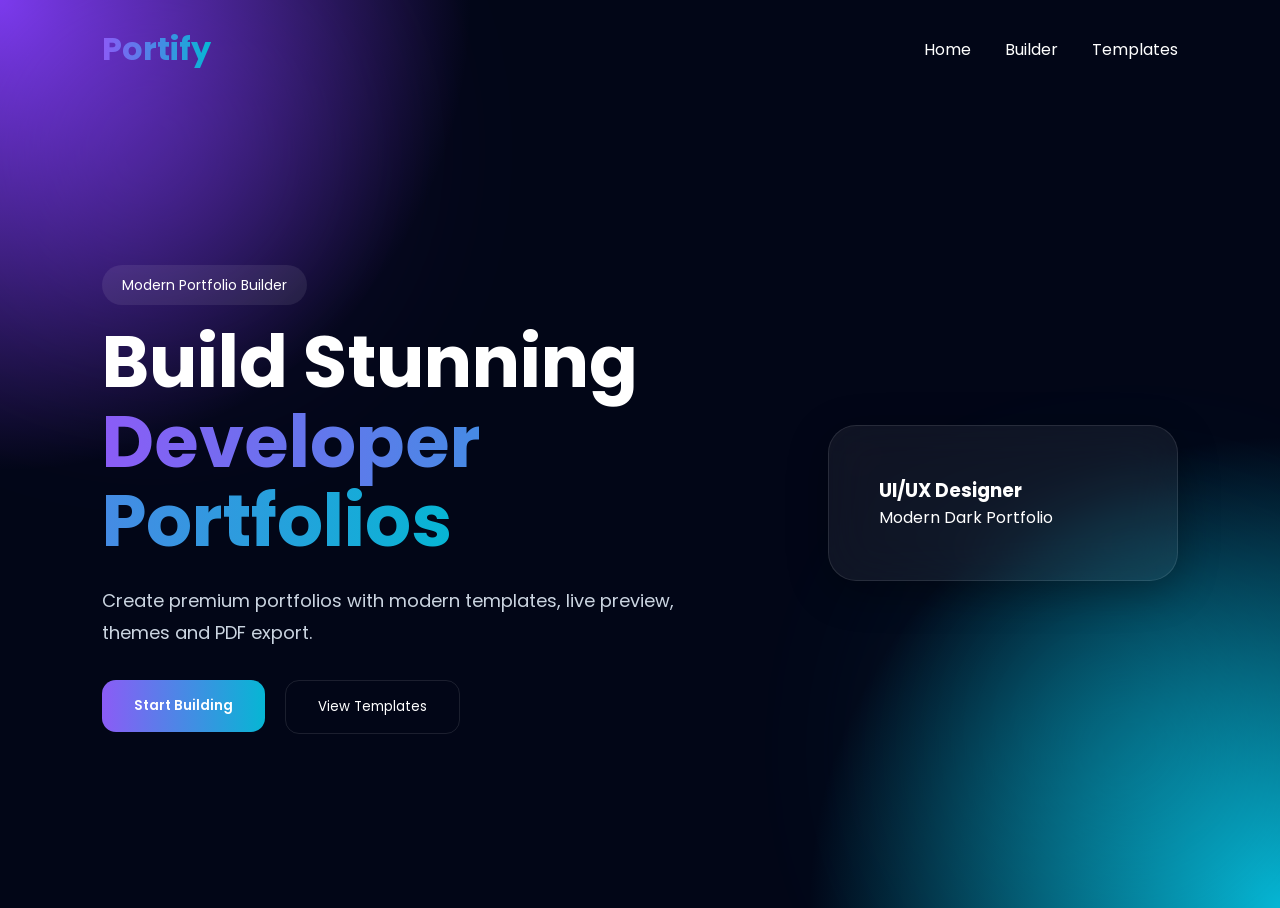
<file: index.html>
<!-- index.html -->
<!DOCTYPE html>
<html lang="en">
<head>
  <meta charset="UTF-8" />
  <meta name="viewport" content="width=device-width, initial-scale=1.0"/>
  <title>Portify - Portfolio Generator</title>

  <link rel="stylesheet" href="css/style.css"/>

  <link rel="preconnect" href="https://fonts.googleapis.com">
  <link href="https://fonts.googleapis.com/css2?family=Poppins:wght@300;400;500;600;700&display=swap" rel="stylesheet">
</head>
<body>

  <div class="glow glow1"></div>
  <div class="glow glow2"></div>

  <header class="navbar">

    <h2 class="logo">Portify</h2>

    <nav>
      <a href="index.html">Home</a>
      <a href="builder.html">Builder</a>
      <a href="templates.html">Templates</a>
    </nav>

  </header>

  <section class="hero">

    <div class="hero-content">

      <span class="badge">
        Modern Portfolio Builder
      </span>

      <h1>
        Build Stunning
        <span>Developer Portfolios</span>
      </h1>

      <p>
        Create premium portfolios with modern templates,
        live preview, themes and PDF export.
      </p>

      <div class="hero-buttons">

        <a href="builder.html">
          <button class="primary-btn">
            Start Building
          </button>
        </a>

        <a href="templates.html">
          <button class="secondary-btn">
            View Templates
          </button>
        </a>

      </div>

    </div>

    <div class="hero-card glass-card">

      <h3>UI/UX Designer</h3>

      <p>Modern Dark Portfolio</p>

    </div>

  </section>

</body>
</html>
</file>
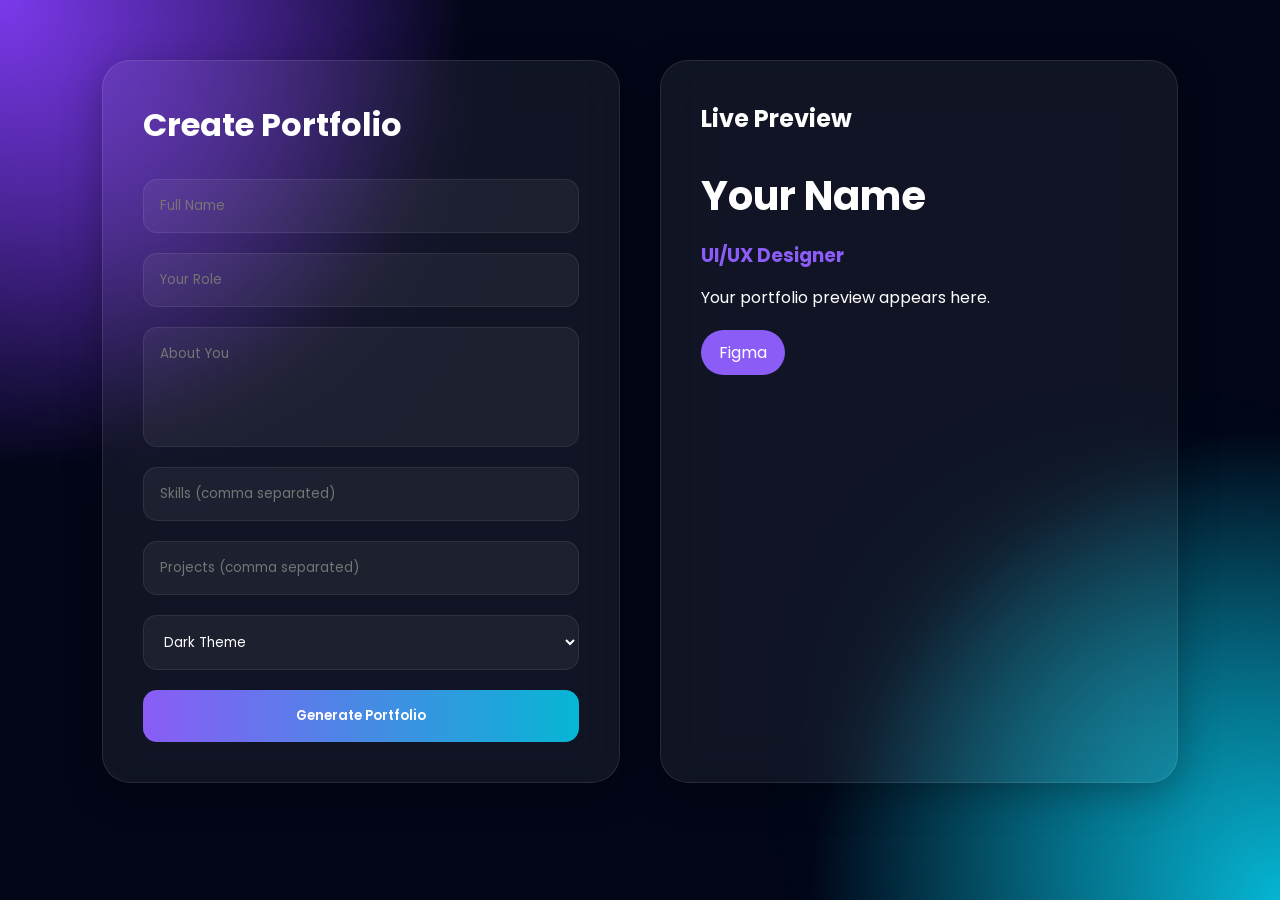
<file: builder.html>
<!-- builder.html -->
<!DOCTYPE html>
<html lang="en">
<head>
  <meta charset="UTF-8">
  <meta name="viewport" content="width=device-width, initial-scale=1.0">

  <title>Portfolio Builder</title>

  <link rel="stylesheet" href="css/style.css">

  <link rel="preconnect" href="https://fonts.googleapis.com">
  <link href="https://fonts.googleapis.com/css2?family=Poppins:wght@300;400;500;600;700&display=swap" rel="stylesheet">
</head>
<body>

  <div class="glow glow1"></div>
  <div class="glow glow2"></div>

  <div class="builder-container">

    <div class="builder-left glass-card">

      <h1>Create Portfolio</h1>

      <form id="portfolioForm">

        <input type="text" id="name" placeholder="Full Name" required>

        <input type="text" id="role" placeholder="Your Role">

        <textarea id="about" placeholder="About You"></textarea>

        <input type="text" id="skills" placeholder="Skills (comma separated)">

        <input type="text" id="projects" placeholder="Projects (comma separated)">

        <select id="theme">
          <option value="dark">Dark Theme</option>
          <option value="light">Light Theme</option>
          <option value="purple">Purple Theme</option>
        </select>

        <button type="submit" class="primary-btn">
          Generate Portfolio
        </button>

      </form>

    </div>

    <div class="builder-right glass-card">

      <h2>Live Preview</h2>

      <div class="mini-preview">

        <h1 id="liveName">Your Name</h1>

        <h3 id="liveRole">UI/UX Designer</h3>

        <p id="liveAbout">
          Your portfolio preview appears here.
        </p>

        <div class="skills-preview" id="liveSkills">
          <span>Figma</span>
        </div>

      </div>

    </div>

  </div>

  <script src="js/builder.js"></script>

</body>
</html>
</file>
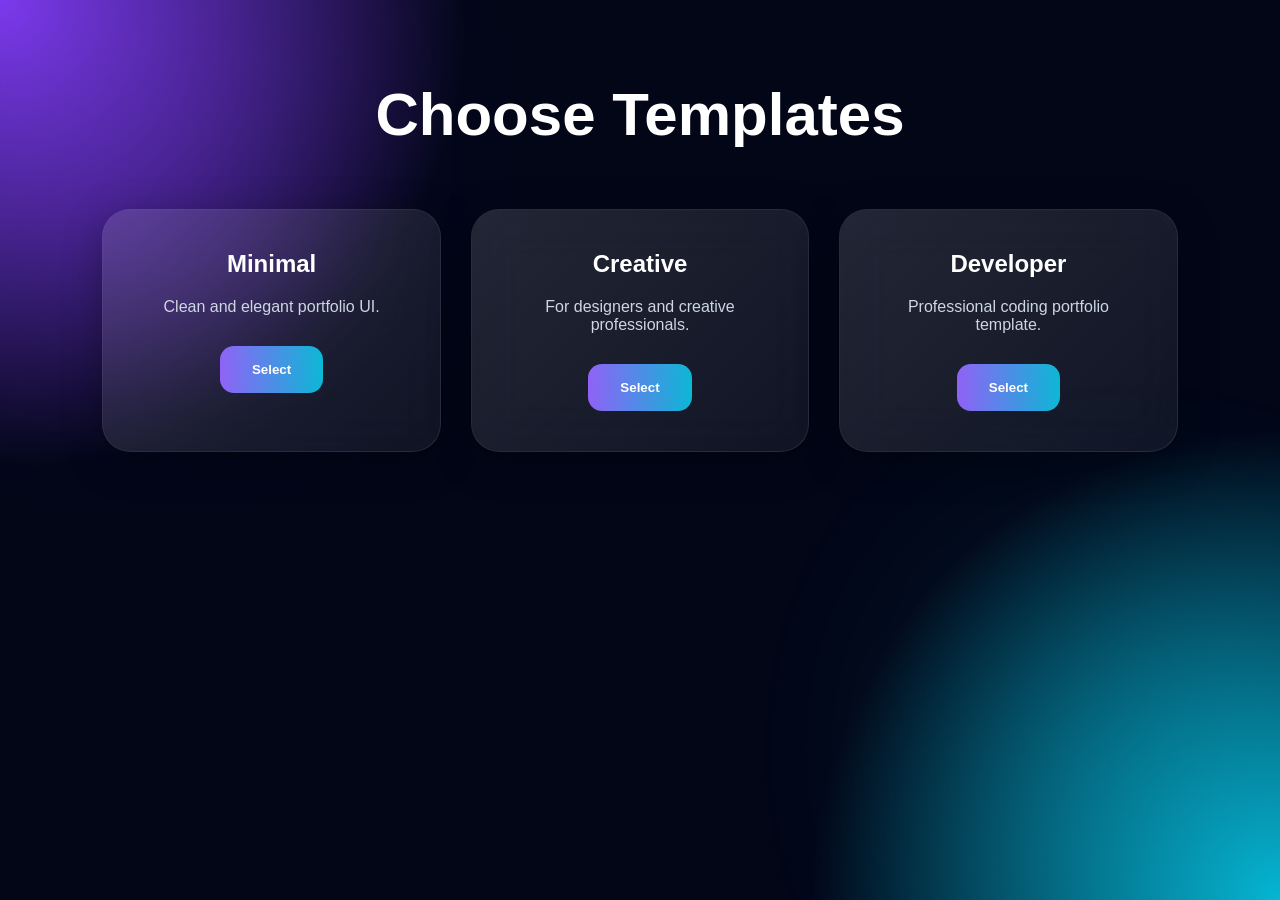
<file: templates.html>
<!-- templates.html -->
<!DOCTYPE html>
<html lang="en">
<head>
  <meta charset="UTF-8">

  <meta name="viewport" content="width=device-width, initial-scale=1.0">

  <title>Templates</title>

  <link rel="stylesheet" href="css/style.css">
</head>
<body>

  <div class="glow glow1"></div>
  <div class="glow glow2"></div>

  <section class="templates-page">

    <h1>Choose Templates</h1>

    <div class="templates-grid">

      <div class="template-card glass-card">

        <h2>Minimal</h2>

        <p>Clean and elegant portfolio UI.</p>

        <button class="primary-btn">
          Select
        </button>

      </div>

      <div class="template-card glass-card">

        <h2>Creative</h2>

        <p>For designers and creative professionals.</p>

        <button class="primary-btn">
          Select
        </button>

      </div>

      <div class="template-card glass-card">

        <h2>Developer</h2>

        <p>Professional coding portfolio template.</p>

        <button class="primary-btn">
          Select
        </button>

      </div>

    </div>

  </section>

</body>
</html>
</file>
<file: css/style.css>
/* css/style.css */

*{
  margin:0;
  padding:0;
  box-sizing:border-box;
  font-family:'Poppins',sans-serif;
}

html{
  scroll-behavior:smooth;
}

body{

  background:
  radial-gradient(circle at top left,#7c3aed,transparent 30%),
  radial-gradient(circle at bottom right,#06b6d4,transparent 30%),
  #020617;

  min-height:100vh;

  color:white;

  overflow-x:hidden;
}

.glow{
  position:absolute;

  width:300px;
  height:300px;

  border-radius:50%;

  filter:blur(120px);

  opacity:0.3;

  z-index:-1;
}

.glow1{
  background:#7c3aed;
  top:0;
  left:0;
}

.glow2{
  background:#06b6d4;
  bottom:0;
  right:0;
}

.navbar{

  display:flex;

  justify-content:space-between;

  align-items:center;

  padding:25px 8%;
}

.logo{

  font-size:32px;

  font-weight:700;

  background:linear-gradient(
  to right,
  #8b5cf6,
  #06b6d4
  );

  -webkit-background-clip:text;
  -webkit-text-fill-color:transparent;
}

nav a{

  color:white;

  text-decoration:none;

  margin-left:30px;

  transition:0.3s;
}

nav a:hover{
  color:#8b5cf6;
}

.hero{

  display:flex;

  justify-content:space-between;

  align-items:center;

  min-height:90vh;

  padding:0 8%;
}

.hero-content{
  width:55%;
}

.badge{

  background:rgba(255,255,255,0.08);

  padding:10px 20px;

  border-radius:30px;

  font-size:14px;
}

.hero-content h1{

  font-size:72px;

  line-height:1.1;

  margin:25px 0;
}

.hero-content h1 span{

  background:linear-gradient(
  to right,
  #8b5cf6,
  #06b6d4
  );

  -webkit-background-clip:text;
  -webkit-text-fill-color:transparent;
}

.hero-content p{

  font-size:18px;

  color:#cbd5e1;

  line-height:1.8;

  margin-bottom:30px;
}

.hero-buttons{
  display:flex;
  gap:20px;
}

.primary-btn{

  background:linear-gradient(
  to right,
  #8b5cf6,
  #06b6d4
  );

  border:none;

  padding:16px 32px;

  border-radius:14px;

  color:white;

  font-weight:600;

  cursor:pointer;

  transition:0.3s;
}

.primary-btn:hover{

  transform:translateY(-5px);

  box-shadow:
  0 10px 30px rgba(139,92,246,0.4);
}

.secondary-btn{

  background:transparent;

  border:1px solid rgba(255,255,255,0.1);

  padding:16px 32px;

  border-radius:14px;

  color:white;

  cursor:pointer;
}

.glass-card{

  background:rgba(255,255,255,0.06);

  border:1px solid rgba(255,255,255,0.1);

  backdrop-filter:blur(24px);

  border-radius:28px;

  box-shadow:
  0 10px 40px rgba(0,0,0,0.3);

  transition:0.4s;
}

.glass-card:hover{
  transform:translateY(-8px);
}

.hero-card{

  width:350px;

  padding:50px;
}

.builder-container{

  display:grid;

  grid-template-columns:1fr 1fr;

  gap:40px;

  padding:60px 8%;
}

.builder-left,
.builder-right{
  padding:40px;
}

form{

  display:flex;

  flex-direction:column;

  gap:20px;

  margin-top:30px;
}

input,
textarea,
select{

  background:rgba(255,255,255,0.05);

  border:1px solid rgba(255,255,255,0.08);

  padding:16px;

  border-radius:14px;

  color:white;

  outline:none;

  transition:0.3s;
}

input:focus,
textarea:focus,
select:focus{

  border-color:#8b5cf6;

  box-shadow:
  0 0 20px rgba(139,92,246,0.4);
}

textarea{
  height:120px;
  resize:none;
}

.mini-preview{
  margin-top:30px;
}

.mini-preview h1{
  font-size:40px;
}

.mini-preview h3{
  color:#8b5cf6;
  margin:15px 0;
}

.skills-preview{

  display:flex;

  gap:10px;

  flex-wrap:wrap;

  margin-top:20px;
}

.skills-preview span{

  background:#8b5cf6;

  padding:10px 18px;

  border-radius:30px;
}

.preview-page{

  display:flex;

  justify-content:center;

  align-items:center;

  padding:80px 20px;
}

.preview-card{

  width:850px;

  padding:60px;
}

.preview-card h1{
  font-size:60px;
}

.preview-card h2{

  color:#8b5cf6;

  margin:20px 0;
}

.section{
  margin-top:40px;
}

.section ul{
  margin-top:20px;
}

.section li{

  margin-bottom:12px;

  color:#cbd5e1;
}

.templates-page{
  padding:80px 8%;
}

.templates-page h1{

  text-align:center;

  font-size:60px;

  margin-bottom:60px;
}

.templates-grid{

  display:grid;

  grid-template-columns:
  repeat(auto-fit,minmax(300px,1fr));

  gap:30px;
}

.template-card{

  position:relative;

  overflow:hidden;

  padding:40px;

  text-align:center;
}

.template-card::before{

  content:'';

  position:absolute;

  inset:0;

  background:linear-gradient(
  135deg,
  rgba(255,255,255,0.08),
  transparent
  );
}

.template-card h2{
  margin-bottom:20px;
}

.template-card p{

  color:#cbd5e1;

  margin-bottom:30px;
}

@media(max-width:900px){

  .hero{
    flex-direction:column;
    gap:50px;
    text-align:center;
  }

  .hero-content{
    width:100%;
  }

  .hero-card{
    width:100%;
  }

  .hero-content h1{
    font-size:50px;
  }

  .builder-container{
    grid-template-columns:1fr;
  }

  .preview-card{
    width:100%;
  }

}
</file>
